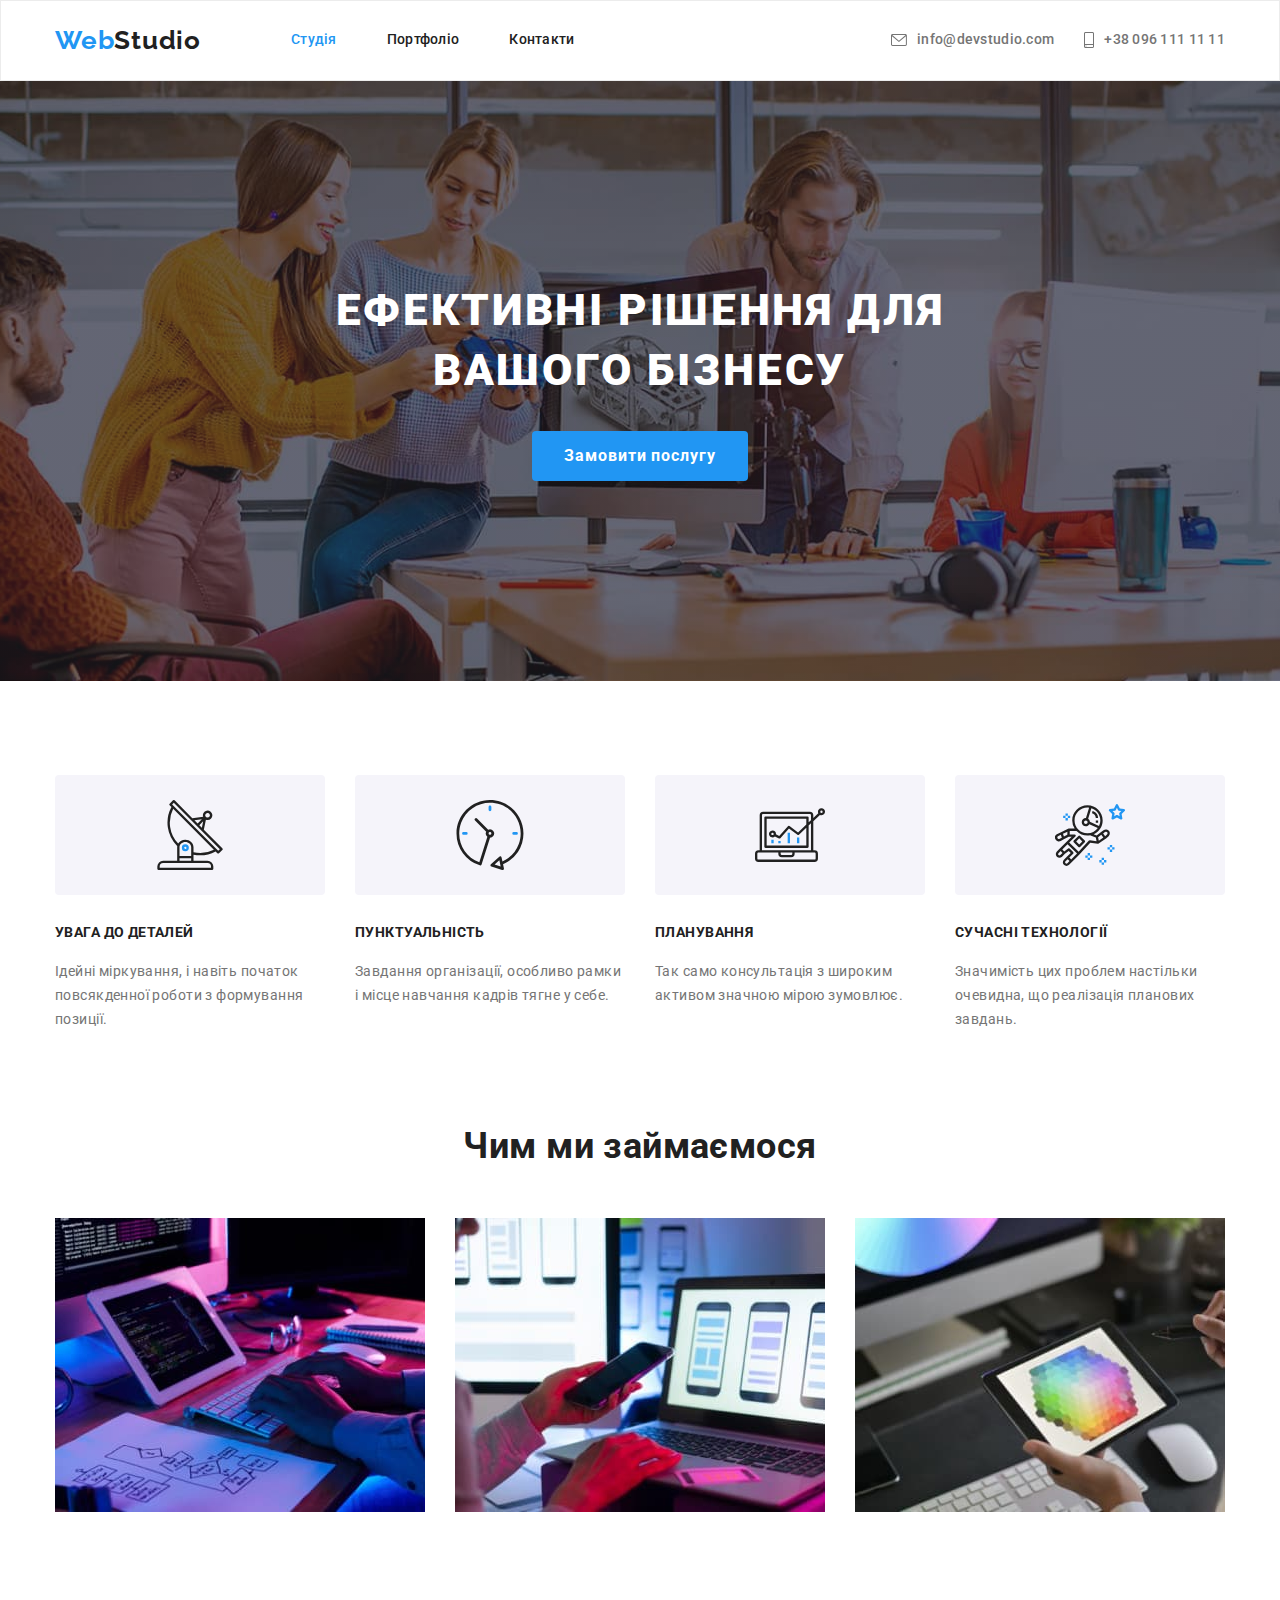
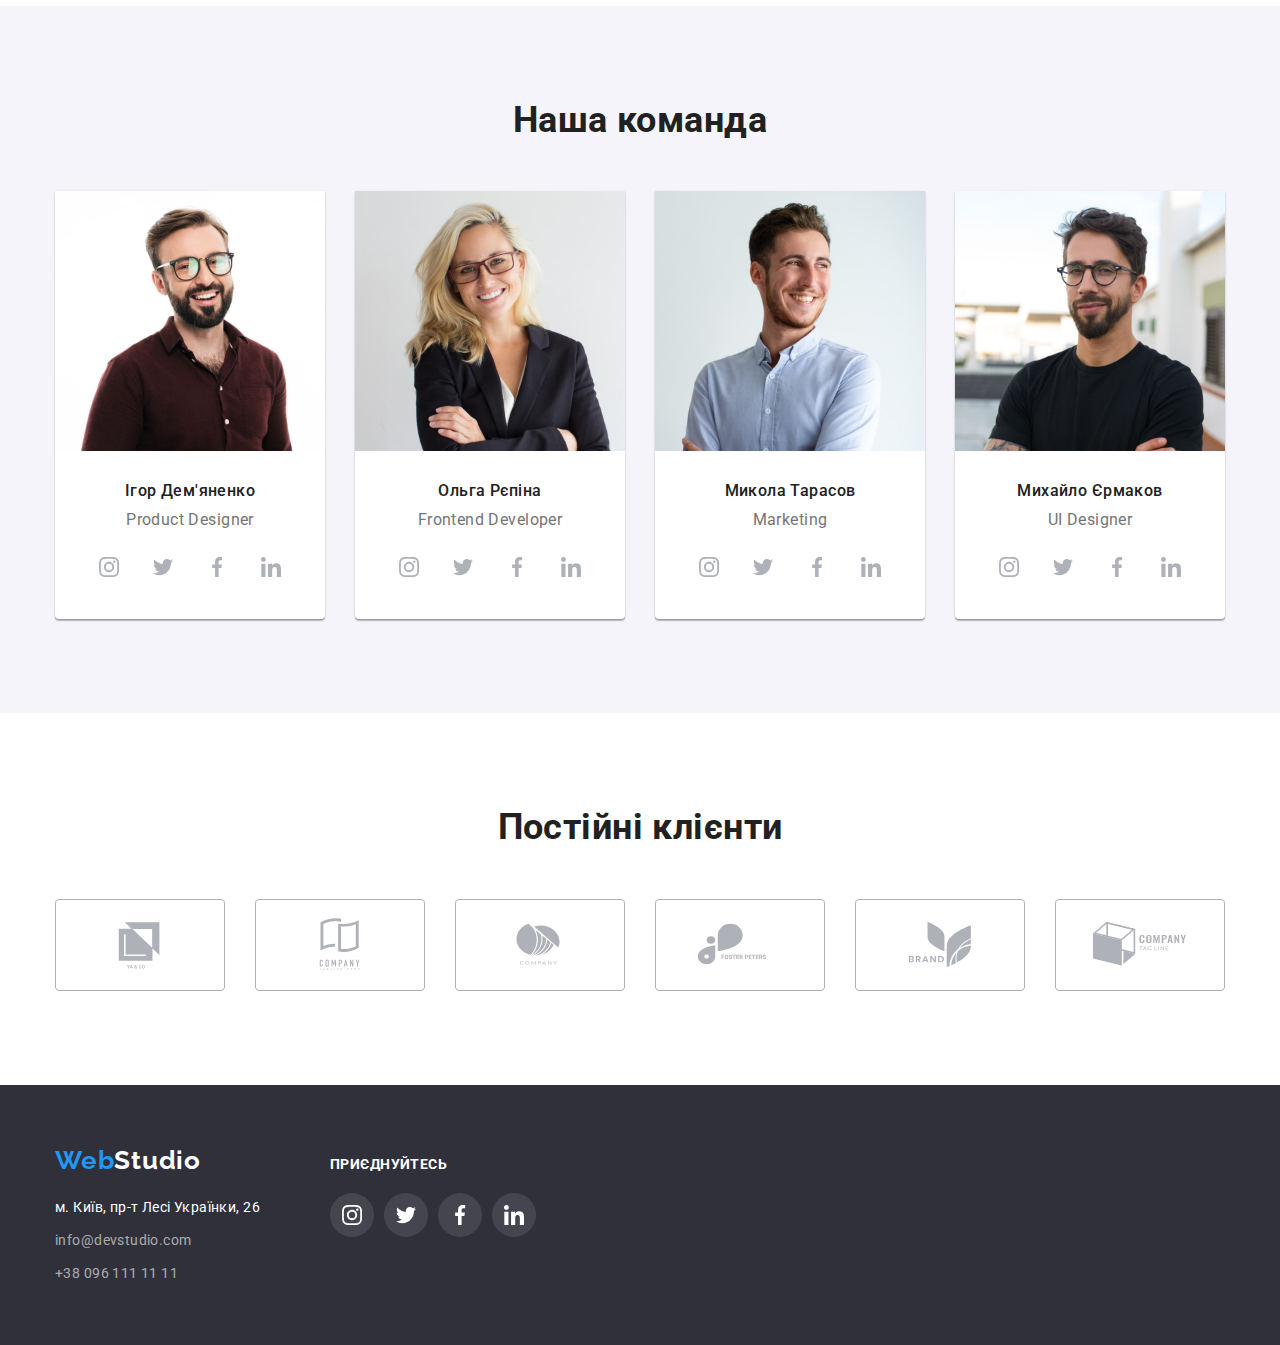
<file: index.html>
<!DOCTYPE html>
<html lang="uk">
  <head>
    <meta charset="UTF-8" />
    <meta http-equiv="X-UA-Compatible" content="IE=edge" />
    <meta name="viewport" content="width=device-width, initial-scale=1.0" />
    <title>WebStudio</title>
    <link rel="preconnect" href="https://fonts.googleapis.com" />
    <link rel="preconnect" href="https://fonts.gstatic.com" crossorigin />
    <link
      href="https://fonts.googleapis.com/css2?family=Raleway:wght@700&family=Roboto:wght@400;500;700;900&display=swap"
      rel="stylesheet"
    />
    <link
      rel="stylesheet"
      href="https://cdn.jsdelivr.net/npm/modern-normalize@1.1.0/modern-normalize.min.css"
    />
    <link rel="stylesheet" href="./css/styles.css" />
  </head>
  <body>
    <header class="page-header">
      <div class="container page-header-container">
        <nav class="site-nav">
          <a href="/index.html" class="logo"> <span class="Web-logo">Web</span>Studio</a>
          <ul class="nav-list">
            <li><a href="" class="link current">Студія</a></li>
            <li><a href="./portfolio.html" class="link">Портфоліо</a></li>
            <li><a href="" class="link">Контакти</a></li>
          </ul>
        </nav>
        <ul class="contacts">
          <li>
            <a class="contact-mail" href="mailto:info@devstudio.com"
              ><svg class="icon-contact" width="16" height="12">
                <use href="./images/icons.svg#icon-envelope"></use>
              </svg>
              info@devstudio.com
            </a>
          </li>
          <li>
            <a class="contact-phone-number" href="tel:+380961111111">
              <svg class="icon-contact" width="10" height="16">
                <use href="./images/icons.svg#icon-smartphone"></use>
              </svg>
              +38 096 111 11 11</a
            >
          </li>
        </ul>
      </div>
    </header>
    <main>
      <section class="hero-section fons-hero-section">
        <div class="container hero-section-container">
          <h1 class="head-hero">
            Ефективні рішення для <br />
            вашого бізнесу
          </h1>
          <button class="modal-open-btn" type="button">Замовити послугу</button>
        </div>
      </section>

      <section class="content-section">
        <div class="container">
          <h2 class="visually-hidden">Наші переваги</h2>
          <ul class="advantages-items">
            <li class="advantages-item-list">
      <div class="advantages-icon">
              <svg aria-label="іконка антени"  width="70" height="70">
                <use href="./images/icons.svg#icon-antenna"></use>
              </svg> </div>
              <h3 class="title-items">УВАГА ДО ДЕТАЛЕЙ</h3>
              <p class="item-list">
                Ідейні міркування, і навіть початок повсякденної роботи з формування позиції.
              </p>
            </li>
            <li class="advantages-item-list">
              <div class="advantages-icon">
<svg aria-label="іконка антени"  width="70" height="70">
  <use href="./images/icons.svg#icon-clock"></use>
</svg> </div>
              <h3 class="title-items">ПУНКТУАЛЬНІСТЬ</h3>
              <p class="item-list">
                Завдання організації, особливо рамки і місце навчання кадрів тягне у себе.
              </p>
            </li>
            <li class="advantages-item-list">
             <div class="advantages-icon">
<svg aria-label="іконка антени"  width="70" height="70">
  <use href="./images/icons.svg#icon-diagram"></use>
</svg> </div>
              <h3 class="title-items">ПЛАНУВАННЯ</h3>
              <p class="item-list">
                Так само консультація з широким активом значною мірою зумовлює.
              </p>
            </li>
            <li class="advantages-item-list">
              <div class="advantages-icon">
              <svg aria-label="іконка антени" width="70" height="70">
                <use href="./images/icons.svg#icon-astronaut"></use>
              </svg>
              </div>
              <h3 class="title-items">СУЧАСНІ ТЕХНОЛОГІЇ</h3>
              <p class="item-list">
                Значимість цих проблем настільки очевидна, що реалізація планових завдань.
              </p>
            </li>
          </ul>
        </div>
      </section>
      <section class="content-section about-section">
        <div class="container">
          <h2 class="title">Чим ми займаємося</h2>
          <ul class="title-visual-foto">
            <li class="visual-foto-list">
              <img src="./images/img-box-1.jpg" alt="кодування проекту на лептопі" width="370" />
            </li>
            <li class="visual-foto-list">
              <img
                src="./images/img-box-2.jpg"
                alt="мобільні версії на екрані лептопу"
                width="370"
              />
            </li>
            <li class="visual-foto-list">
              <img src="./images/img-box-3.jpg" alt="дизайн проекту на лептопі" width="370" />
            </li>
          </ul>
        </div>
      </section>
      <section class="team-list content-section">
        <div class="container">
          <h2 class="title">Наша команда</h2>
          <ul class="team">
            <li class="employees">
              <img src="./images/foto-1.jpg" alt="фото Ігора Дем'яненко" width="270" height="260" />
              <div class="about-position">
                <h3 class="team-name">Ігор Дем'яненко</h3>
                <p class="job-position" lang="en">Product Designer</p>
                <ul class="social-list">
                  <li class="social-list-item">
                    <a href="" class="social-link">
                      <svg aria-label="іконка інстаграма" class="social-list-icon" width="20" height="20">
                        <use href="./images/icons.svg#icon-instagram"></use>
                      </svg>
                    </a>
                  </li>
                  <li class="social-list-item">
                    <a href="" class="social-link">
                      <svg aria-label="іконка твітера" class="social-list-icon" width="20" height="20">
                        <use href="./images/icons.svg#icon-twitter"></use>
                      </svg>
                    </a>
                  </li>
                  <li class="social-list-item">
                    <a href="" class="social-link">
                      <svg aria-label="іконка фейсбука" class="social-list-icon" width="20" height="20">
                        <use href="./images/icons.svg#icon-facebook"></use>
                      </svg>
                    </a>
                  </li>
                  <li class="social-list-item">
                    <a href="" class="social-link">
                      <svg aria-label="іконка лінкедіна" class="social-list-icon" width="20" height="20">
                        <use href="./images/icons.svg#icon-linkedin"></use>
                      </svg>
                    </a>
                  </li>
                </ul>
              </div>
            </li>
            <li class="employees">
              <img src="./images/foto-2.jpg" alt="фото Ольги Рєпіной" width="270" height="260" />
              <div class="about-position">
                <h3 class="team-name">Ольга Рєпіна</h3>
                <p class="job-position" lang="en">Frontend Developer</p>
                <ul class="social-list">
                  <li class="social-list-item">
                    <a href="" class="social-link">
                      <svg aria-label="іконка інстаграма" class="social-list-icon" width="20" height="20">
                        <use href="./images/icons.svg#icon-instagram"></use>
                      </svg>
                    </a>
                  </li>
                  <li class="social-list-item">
                    <a href="" class="social-link">
                      <svg aria-label="іконка твітера" class="social-list-icon" width="20" height="20">
                        <use href="./images/icons.svg#icon-twitter"></use>
                      </svg>
                    </a>
                  </li>
                  <li class="social-list-item">
                    <a href="" class="social-link">
                      <svg aria-label="іконка фейсбука" class="social-list-icon" width="20" height="20">
                        <use href="./images/icons.svg#icon-facebook"></use>
                      </svg>
                    </a>
                  </li>
                  <li class="social-list-item">
                    <a href="" class="social-link">
                      <svg aria-label="іконка лінкедіна" class="social-list-icon" width="20" height="20">
                        <use href="./images/icons.svg#icon-linkedin"></use>
                      </svg>
                    </a>
                  </li>
                </ul>
              </div>
            </li>
            <li class="employees">
              <img src="./images/foto-3.jpg" alt="фото Миколи Тарасова" width="270" height="260" />
              <div class="about-position">
                <h3 class="team-name">Микола Тарасов</h3>
                <p class="job-position" lang="en">Marketing</p>
                <ul class="social-list">
                  <li class="social-list-item">
                    <a href="" class="social-link">
                      <svg aria-label="іконка інстаграма" class="social-list-icon" width="20" height="20">
                        <use href="./images/icons.svg#icon-instagram"></use>
                      </svg>
                    </a>
                  </li>
                  <li class="social-list-item">
                    <a href="" class="social-link">
                      <svg aria-label="іконка твітера" class="social-list-icon "width="20" height="20">
                        <use href="./images/icons.svg#icon-twitter"></use>
                      </svg>
                    </a>
                  </li>
                  <li class="social-list-item">
                    <a href="" class="social-link">
                      <svg aria-label="іконка фейсбука" class="social-list-icon " width="20" height="20">
                        <use href="./images/icons.svg#icon-facebook"></use>
                      </svg>
                    </a>
                  </li>
                  <li class="social-list-item">
                    <a href="" class="social-link">
                      <svg aria-label="іконка лінкедіна" class="social-list-icon" width="20" height="20">
                        <use href="./images/icons.svg#icon-linkedin"></use>
                      </svg>
                    </a>
                  </li>
                </ul>
              </div>
            </li>
            <li class="employees">
              <img src="./images/foto-4.jpg" alt="фото Михайла Єрмакова" width="270" height="260" />
              <div class="about-position">
                <h3 class="team-name">Михайло Єрмаков</h3>
                <p class="job-position" lang="en">UI Designer</p>
                <ul class="social-list">
                  <li class="social-list-item">
                    <a href="" class="social-link">
                      <svg aria-label="іконка інстаграма" class="social-list-icon" width="20" height="20">
                        <use href="./images/icons.svg#icon-instagram"></use>
                      </svg>
                    </a>
                  </li>
                  <li class="social-list-item">
                    <a href="" class="social-link">
                      <svg aria-label="іконка твітера" class="social-list-icon" width="20" height="20">
                        <use href="./images/icons.svg#icon-twitter"></use>
                      </svg>
                    </a>
                  </li>
                  <li class="social-list-item">
                    <a href="" class="social-link">
                      <svg aria-label="іконка фейсбука" class="social-list-icon" width="20" height="20">
                        <use href="./images/icons.svg#icon-facebook"></use>
                      </svg>
                    </a>
                  </li>
                  <li class="social-list-item">
                    <a href="" class="social-link">
                      <svg aria-label="іконка лінкедіна" class="social-list-icon" width="20" height="20">
                        <use href="./images/icons.svg#icon-linkedin"></use>
                      </svg>
                    </a>
                  </li>
                </ul>
              </div>
            </li>
          </ul>
        </div>
      </section>
      <section class="content-section">
<div class="container">
<h2 class="title">Постійні клієнти</h2>
<ul class="client">
  <li class="client-list">
    <a href="" class="client-list-link">
      <svg aria-label="іконка антени" class="client-logo" width="106" height="60">
        <use href="./images/icons.svg#icon-company-1"></use>
      </svg>
    </a>
  </li>
  <li class="client-list">
    <a href="" class="client-list-link">
      <svg aria-label="логотип компанії" class="client-logo" width="106" height="60">
        <use href="./images/icons.svg#icon-company-2"></use>
      </svg>
    </a>
  </li>
  <li class="client-list">
    <a href="" class="client-list-link">
      <svg aria-label="логотип компанії" class="client-logo" width="106" height="60">
        <use href="./images/icons.svg#icon-company-3"></use>
      </svg>
    </a>
  </li>
  <li class="client-list">
    <a href="" class="client-list-link">
      <svg aria-label="логотип компанії" class="client-logo" width="106" height="60">
        <use href="./images/icons.svg#icon-company-4"></use>
      </svg>
    </a>
  </li>
  <li class="client-list">
    <a href="" class="client-list-link">
      <svg aria-label="логотип компанії" class="client-logo" width="106" height="60">
        <use href="./images/icons.svg#icon-company-5"></use>
      </svg>
    </a>
  </li>
  <li class="client-list">
    <a href="" class="client-list-link">
      <svg aria-label="логотип компанії" class="client-logo" width="106" height="60">
        <use href="./images/icons.svg#icon-company-6"></use>
      </svg>
    </a>
  </li>
</div>

      </section>
    </main>
    <footer class="section-footer">
      <div class="container footer-content">
        <div>
        <a href="" class="logo footer-logo">
          <span class="Web-logo">Web</span><span class="second-logo-footer">Studio</span>
        </a>
        <address>
          <ul>
            <li class="footer-contact">
              <a
                class="contact-adress"
                href="https://www.google.com.ua/maps/place/%D0%B1%D1%83%D0%BB.+%D0%9B%D0%B5%D1%81%D0%B8+%D0%A3%D0%BA%D1%80%D0%B0%D0%B8%D0%BD%D0%BA%D0%B8,+26,+%D0%9A%D0%B8%D0%B5%D0%B2,+02000/@50.4265807,30.5361971,17z/data=!3m1!4b1!4m5!3m4!1s0x40d4cf0e033ecbe9:0x57a4dffefec77da0!8m2!3d50.4265807!4d30.5383858?hl=ru"
                target="_blank"
                rel="noopener noreferrer nofollow"
                >м. Київ, пр-т Лесі Українки, 26</a
              >
            </li>
            <li class="footer-contact">
              <a class="footer-contact-mail" href="mailto:info@devstudio.com">info@devstudio.com</a>
            </li>
            <li class="footer-contact">
              <a class="footer-contact-phone-number" href="tel:+380961111111">+38 096 111 11 11</a>
            </li>
          </ul>
        </address>
</div>
        <div class="footer-join-section">
  <h3 class="title-items title-dark-theme">приєднуйтесь</h3>
  <ul class="social-list footer-social-list">
                  <li class="social-list-item">
                    <a href="" class="social-link footer-social-link">
                      <svg aria-label="іконка інстаграма" class="social-list-icon footer-icon" width="20" height="20">
                        <use href="./images/icons.svg#icon-instagram"></use>
                      </svg>
                    </a>
                  </li>
                  <li class="social-list-item">
                    <a href="" class="social-link footer-social-link">
                      <svg aria-label="іконка твітера" class="social-list-icon footer-icon" width="20" height="20">
                        <use href="./images/icons.svg#icon-twitter"></use>
                      </svg>
                    </a>
                  </li>
                  <li class="social-list-item">
                    <a href="" class="social-link footer-social-link">
                      <svg aria-label="іконка фейсбука" class="social-list-icon footer-icon" width="20" height="20">
                        <use href="./images/icons.svg#icon-facebook"></use>
                      </svg>
                    </a>
                  </li>
                  <li class="social-list-item">
                    <a href="" class="social-link footer-social-link">
                      <svg aria-label="іконка лінкедіна" class="social-list-icon footer-icon" width="20" height="20">
                        <use href="./images/icons.svg#icon-linkedin"></use>
                      </svg>
                    </a>
                  </li>
                </ul>
</div>
      </div>

    </footer>
  </body>
</html>
</file>
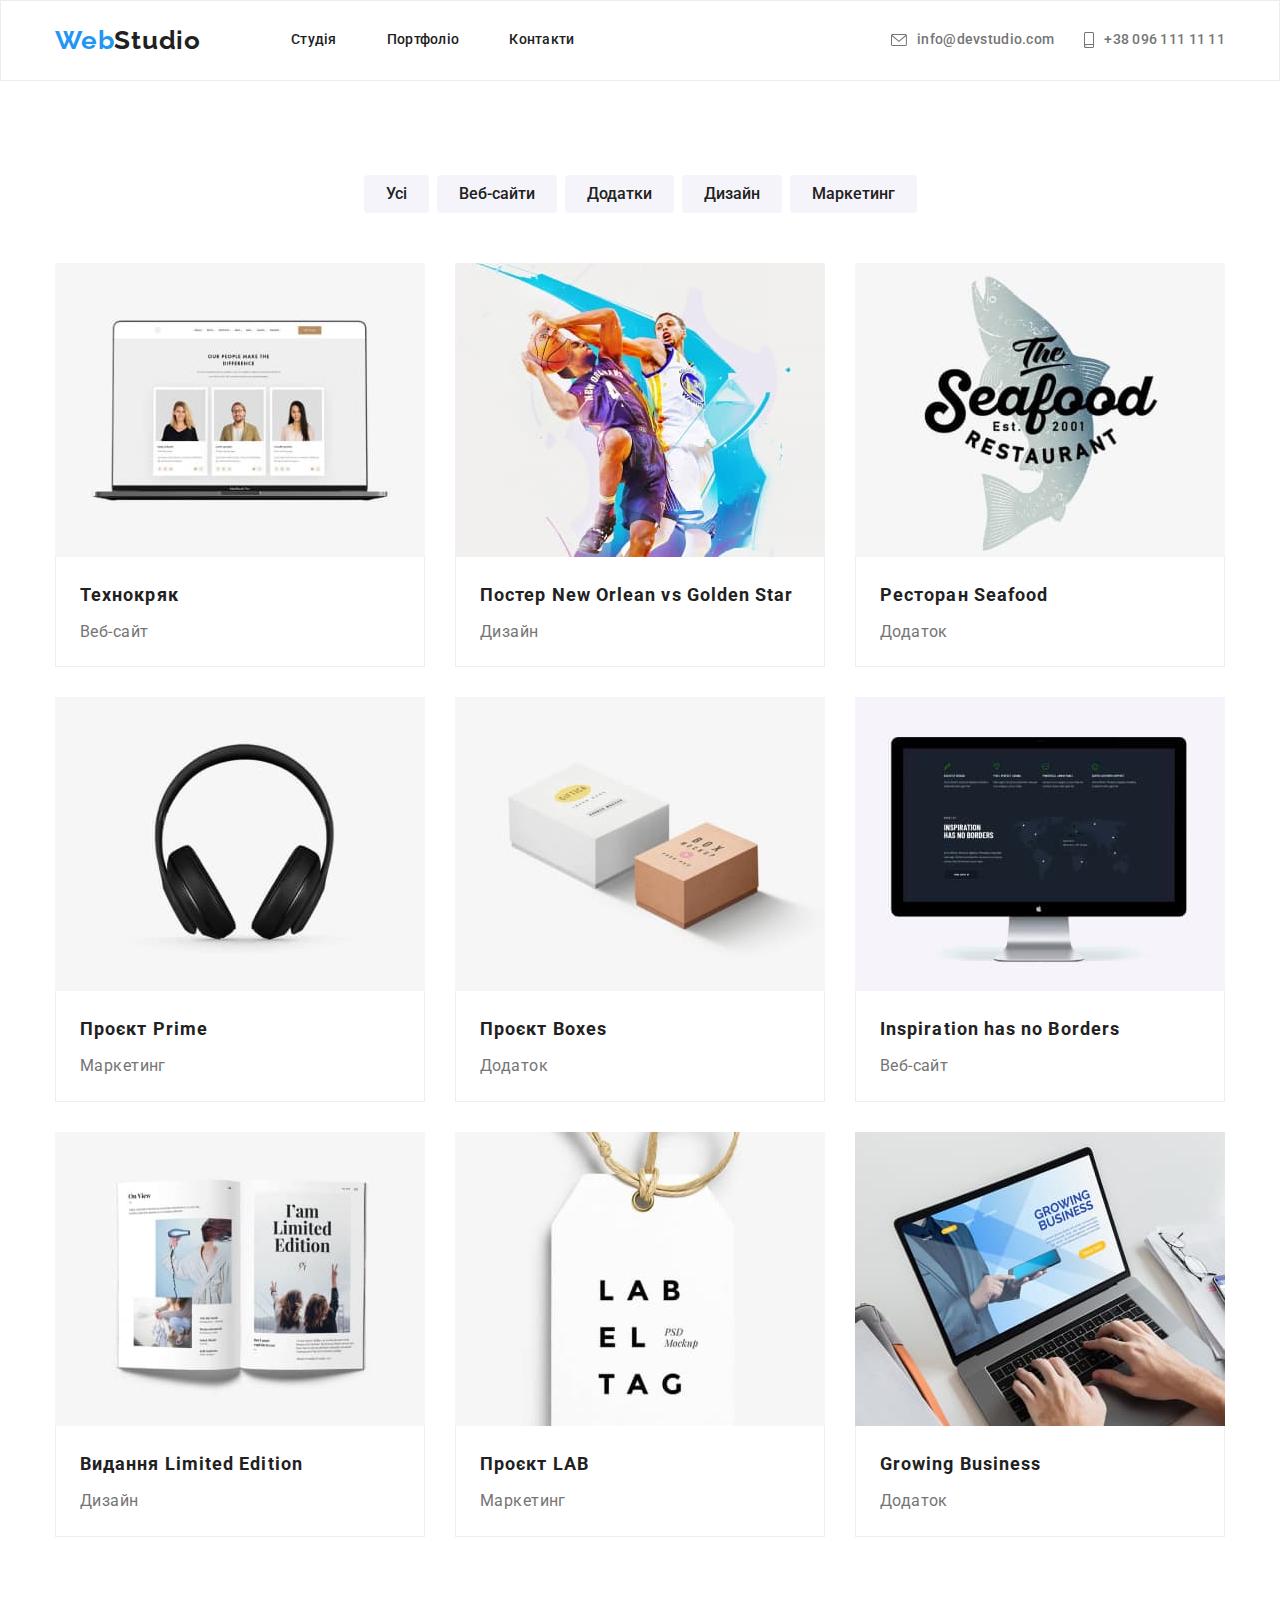
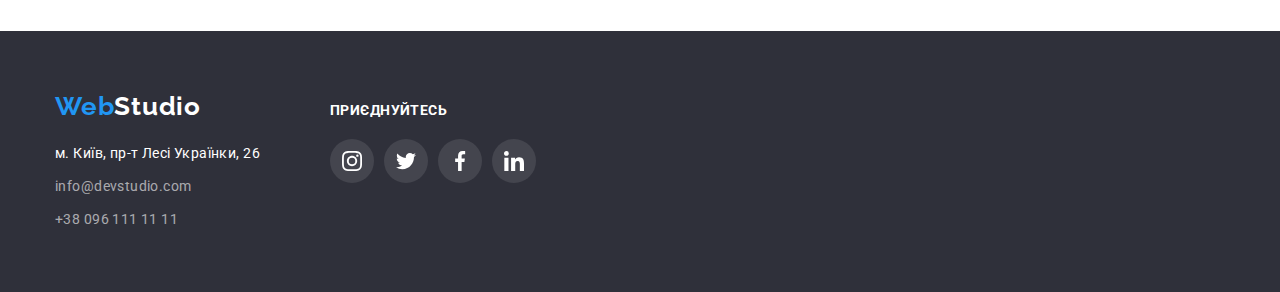
<file: portfolio.html>
<!DOCTYPE html>
<html lang="en">
  <head>
    <meta charset="UTF-8" />
    <meta http-equiv="X-UA-Compatible" content="IE=edge" />
    <meta name="viewport" content="width=device-width, initial-scale=1.0" />
    <title>Portfolio</title>
    <link
      href="https://fonts.googleapis.com/css2?family=Raleway:wght@700&family=Roboto:wght@400;500;700;900&display=swap"
      rel="stylesheet"
    />
    <link
      rel="stylesheet"
      href="https://cdn.jsdelivr.net/npm/modern-normalize@1.1.0/modern-normalize.min.css"
    />
    <link rel="stylesheet" href="./css/styles.css" />
  </head>
  <body>
    <header class="page-header">
      <div class="container page-header-container">
        <nav class="site-nav">
          <a href="/index.html" class="logo"> <span class="Web-logo">Web</span>Studio</a>
          <ul class="nav-list">
            <li><a href="./index.html" class="link">Студія</a></li>
            <li><a href="./portfolio.html" class="link">Портфоліо</a></li>
            <li><a href="" class="link">Контакти</a></li>
          </ul>
        </nav>
        <ul class="contacts">
          <li>
            <a class="contact-mail" href="mailto:info@devstudio.com"
              ><svg class="icon-contact" width="16" height="12">
                <use href="./images/icons.svg#icon-envelope"></use>
              </svg>
              info@devstudio.com
            </a>
          </li>
          <li>
            <a class="contact-phone-number" href="tel:+380961111111">
              <svg class="icon-contact" width="10" height="16">
                <use href="./images/icons.svg#icon-smartphone"></use>
              </svg>
              +38 096 111 11 11</a
            >
          </li>
        </ul>
      </div>
    </header>
    <main>
      <section class="portfolio content-section">
        <div class="container">
        <h1 class="visually-hidden">Портфоліо</h1>
        <ul class="btn-menu">
          <li class="menu-btn"><button class="press-btn-menu" type="button">Усі</button></li>
          <li class="menu-btn"><button class="press-btn-menu" type="button">Веб-сайти</button></li>
          <li class="menu-btn"><button class="press-btn-menu" type="button">Додатки</button></li>
          <li class="menu-btn"><button class="press-btn-menu" type="button">Дизайн</button></li>
          <li class="menu-btn"><button class="press-btn-menu" type="button">Маркетинг</button></li>
        </ul>
        <ul class="icon">
          <li class="menu-icon">
            <a href="" class="menu-icon-link">
            <img src="./images/Portfolio/portfolio-1.jpg" alt="фото команди" width="370" />
            <div class="about-icon">
            <h2 class="icon-name">Технокряк</h2>
            <p class="discription-icons">Веб-сайт</p>
            </div>
            </a>
          </li>
          <li class="menu-icon">
            <a href="" class="menu-icon-link">
            <img src="./images/Portfolio/portfolio-2.jpg" alt="постер баскетболістів" width="370" />
            <div class="about-icon">
            <h2 class="icon-name">Постер New Orlean vs Golden Star</h2>
            <p class="discription-icons">Дизайн</p>
            </div>
            </a>
          </li>
          <li class="menu-icon">
            <a href="" class="menu-icon-link">
            <img src="./images/Portfolio/portfolio-3.jpg" alt="лого ресторану" width="370" />
            <div class="about-icon">
            <h2 class="icon-name">Ресторан Seafood</h2>
            <p class="discription-icons">Додаток</p>
            </div>
            </a>
          </li>
          <li class="menu-icon">
            <a href="" class="menu-icon-link">
            <img src="./images/Portfolio/portfolio-4.jpg" alt="фото навушників" width="370" />
            <div class="about-icon">
            <h2 class="icon-name">Проєкт Prime</h2>
            <p class="discription-icons">Маркетинг</p>
            </div>
            </a>
          </li>
          <li class="menu-icon">
            <a href="" class="menu-icon-link">
            <img src="./images/Portfolio/portfolio-5.jpg" alt="упаковка" width="370" />
            <div class="about-icon">
            <h2 class="icon-name">Проєкт Boxes</h2>
            <p class="discription-icons">Додаток</p>
            </div>
            </a>
        </li>
          <li class="menu-icon">
            <a href="" class="menu-icon-link">
            <img src="./images/Portfolio/portfolio-6.jpg" alt="фото екрану компютера" width="370" />
            <div class="about-icon">
            <h2 class="icon-name">Inspiration has no Borders</h2>
            <p class="discription-icons">Веб-сайт</p>
          </div>
          </a>
        </li>
          <li class="menu-icon">
            <a href="" class="menu-icon-link">
            <img src="./images/Portfolio/portfolio-7.jpg" alt="фото видання" width="370" />
            <div class="about-icon">
            <h2 class="icon-name">Видання Limited Edition</h2>
            <p class="discription-icons">Дизайн</p>
          </div>
          </a>
        </li>
          <li class="menu-icon">
            <a href="" class="menu-icon-link">
            <img src="./images/Portfolio/portfolio-8.jpg" alt="фото лейба" width="370" />
            <div class="about-icon">
            <h2 class="icon-name">Проєкт LAB</h2>
            <p class="discription-icons">Маркетинг</p>
          </div>
          </a>
        </li>
          <li class="menu-icon">
            <a href="" class="menu-icon-link">
            <img src="./images/Portfolio/portfolio-9.jpg" alt="робота на лептопі" width="370" />
            <div class="about-icon">
            <h2 class="icon-name">Growing Business</h2>
            <p class="discription-icons">Додаток</p>
            </div>
            </a>
        </li>
        </ul>
         </div>
      </section>
    </main>
     <footer class="section-footer">
      <div class="container footer-content">
        <div>
        <a href="" class="logo footer-logo">
          <span class="Web-logo">Web</span><span class="second-logo-footer">Studio</span>
        </a>
        <address>
          <ul>
            <li class="footer-contact">
              <a
                class="contact-adress"
                href="https://www.google.com.ua/maps/place/%D0%B1%D1%83%D0%BB.+%D0%9B%D0%B5%D1%81%D0%B8+%D0%A3%D0%BA%D1%80%D0%B0%D0%B8%D0%BD%D0%BA%D0%B8,+26,+%D0%9A%D0%B8%D0%B5%D0%B2,+02000/@50.4265807,30.5361971,17z/data=!3m1!4b1!4m5!3m4!1s0x40d4cf0e033ecbe9:0x57a4dffefec77da0!8m2!3d50.4265807!4d30.5383858?hl=ru"
                target="_blank"
                rel="noopener noreferrer nofollow"
                >м. Київ, пр-т Лесі Українки, 26</a
              >
            </li>
            <li class="footer-contact">
              <a class="footer-contact-mail" href="mailto:info@devstudio.com">info@devstudio.com</a>
            </li>
            <li class="footer-contact">
              <a class="footer-contact-phone-number" href="tel:+380961111111">+38 096 111 11 11</a>
            </li>
          </ul>
        </address>
</div>
        <div class="footer-join-section">
  <h3 class="title-items title-dark-theme">приєднуйтесь</h3>
  <ul class="social-list footer-social-list">
                  <li class="social-list-item">
                    <a href="" class="social-link footer-social-link">
                      <svg aria-label="іконка інстаграма" class="social-list-icon footer-icon" width="20" height="20">
                        <use href="./images/icons.svg#icon-instagram"></use>
                      </svg>
                    </a>
                  </li>
                  <li class="social-list-item">
                    <a href="" class="social-link footer-social-link">
                      <svg aria-label="іконка твітера" class="social-list-icon footer-icon" width="20" height="20">
                        <use href="./images/icons.svg#icon-twitter"></use>
                      </svg>
                    </a>
                  </li>
                  <li class="social-list-item">
                    <a href="" class="social-link footer-social-link">
                      <svg aria-label="іконка фейсбука" class="social-list-icon footer-icon" width="20" height="20">
                        <use href="./images/icons.svg#icon-facebook"></use>
                      </svg>
                    </a>
                  </li>
                  <li class="social-list-item">
                    <a href="" class="social-link footer-social-link">
                      <svg aria-label="іконка лінкедіна" class="social-list-icon footer-icon" width="20" height="20">
                        <use href="./images/icons.svg#icon-linkedin"></use>
                      </svg>
                    </a>
                  </li>
                </ul>
</div>
      </div>

    </footer>
  </body>
</html>
</file>
<file: css/styles.css>
:root {
    --accent-color:#2196F3; 
    --primary-font:'Roboto',
        sans-serif;
    --secondary-font:'Raleway',
        sans-serif;
    --primary-text-color:#212121;
    --secondary-text-color: #757575;
    --primary-background-color:#FFFFFF;
    --secondary-background-color:#F5F4FA;
    --dark-background-color:#2F303A;
}
h1,h2,h3,h4,p {
    margin-top: 0;
    margin-bottom: 0;
}
ul,ol {
    margin-top: 0;
    margin-bottom: 0;
    padding-left: 0;
}
a {
    text-decoration: none;
}
ul {
    list-style: none;
}
img {
    display: block;
    max-width: 100%;
    height: auto;
}
address {
    font-style: normal;
}
button {
cursor: pointer;
border: transparent;
text-align: center;
}
.current {
    color: var(--accent-color);
}
body {
    background-color:var(--primary-background-color);
    color: var(--primary-text-color);
    font-family: var(--primary-font);
    font-size: 14px;
    line-height: 1.14;
    letter-spacing: 0.03em;
}
.container {
    width: 1200px;
    margin-left: auto;
    margin-right: auto;
    padding-left: 15px;
    padding-right: 15px;

    
}
.page-header {
    padding-top: 24px;
    padding-bottom: 24px;
    align-content: center;
    border: 1px solid #ECECEC;
}

.page-header-container {
    display: flex;
    align-items: center;
    justify-content: space-between;
}

.site-nav {
    display: flex;
    align-items: center;
}
.contacts{
    display: flex;
}

.logo {
margin-right: 90px;


    color: var(--primary-text-color);
    font-family: var(--secondary-font);
        font-weight: 700;
        font-size: 26px;
        line-height: 1.19;
    letter-spacing: 0.03em;
}
.Web-logo {
    color:var(--accent-color);
}


.link {

        font-weight: 500;
        letter-spacing: 0.02em;
        color: var(--primary-text-color);
}
 .link:hover,
 .link:focus,
 .contact-mail:hover,
 .contact-mail:focus
{
    color:var(--accent-color);
}


.site-nav .link.current {
    color: var(--accent-color); 
}

.nav-list {
    display: flex;
    column-gap: 50px;
}

.contact-mail{
margin-right: 30px;

    display: flex;
    align-items: center;
    column-gap: 10px;

        font-weight: 500;
        letter-spacing: 0.02em;
        color:var(--secondary-text-color);
}

.icon-contact {
    fill: currentColor;
}
.contact-phone-number {
    display: flex;
    align-items: center;
    column-gap: 10px;

        font-weight: 500;
        letter-spacing: 0.02em;
        color:var(--secondary-text-color);
}


.contact-phone-number:hover,
.contact-phone-number:focus{
    color:var(--accent-color);
}

.hero-section {
    padding-top: 200px;
    padding-bottom: 200px;
    align-items: center;
}
.hero-section-container {
   text-align: center;
}

.fons-hero-section {
    max-width: 1600px;
    margin-left: auto;
    margin-right: auto;
    background-image: linear-gradient(rgba(47, 48, 58, 0.4), rgba(47, 48, 58, 0.4)),
    url(../images/hero-foto.jpg);
    background-size: cover;
    background-position: center;
    background-color: #C4C4C4;
}

.modal-open-btn {
    border-radius: 4px;
        padding: 10px 32px;
        min-width: 216px;
        
        font-weight: 700;
        font-size: 16px;
        line-height: 1.87;
        letter-spacing: 0.06em;
        color: var(--primary-background-color);
        background-color: var(--accent-color);
        
}
.modal-open-btn:hover,
.modal-open-btn:focus {
    background-color: #188CE8;
}

.visually-hidden {
       position: absolute;
        white-space: nowrap;
        width: 1px;
        height: 1px;
        overflow: hidden;
        border: 0;
        padding: 0;
        clip: rect(0 0 0 0);
        clip-path: inset(50%);
        margin: -1px;
}
.advantages-items {
    display: flex;
    gap: 30px;
    
} 

.advantages-item-list {
    flex-basis: calc((100% - 90px)/4);
align-items: center;
        justify-content: center;
        
}

.advantages-icon {
    display: flex;
    align-items: center;
    justify-content: center;
    margin-bottom: 30px;
    background: #F5F4FA;
    border-radius: 4px;
    height: 120px;
}

.content-section.about-section {
    padding-top: 0;
}

.title-visual-foto {
    display: flex;
    gap: 30px;
}

.visual-foto-list {
    flex-basis: calc((100% - 60px)/3);
}

 
.section-footer
{
    background-color: var(--dark-background-color);
}
.head-hero {
margin-bottom: 30px;

    font-weight: 900;
        font-size: 44px;
        line-height: 1.36;
        text-align: center;
        letter-spacing: 0.06em;
        text-transform: uppercase;
        color:var(--primary-background-color);
}

.press-btn-menu {
display: inline-block;
padding: 6px 22px;
border-radius: 4px;
text-align: center;

        font-size: 16px;
        line-height: 1.6;
        font-weight: 500;
        color: var(--primary-text-color);
        background-color: var(--secondary-background-color);
}

.press-btn-menu:hover,
.press-btn-menu:focus {
box-shadow: 0px 3px 1px rgba(0, 0, 0, 0.1), 0px 1px 2px rgba(0, 0, 0, 0.08), 0px 2px 2px rgba(0, 0, 0, 0.12);
}

.menu-btn:not(:last-child){
margin-right: 8px;
}

.press-btn-menu:hover,
.press-btn-menu:focus {
    background-color: var(--accent-color);
    color:var(--primary-background-color)
}
.icon {
    display: flex;
    flex-wrap: wrap;
    gap: 30px;
}

.title-items {
margin-bottom: 20px;

    font-weight: 700;
    font-size: 14px;
    text-transform: uppercase;
        
}
.item-list {
    line-height: 1.7;
    color: var(--secondary-text-color);
}
.title {
margin-bottom: 50px;

    font-weight: 700;
    font-size: 36px;
    line-height: 1.16;
    text-align: center;
}
.team-list {
    background-color: var(--secondary-background-color);
    
}

.team {
    display: flex;
    gap: 30px;
}

.employees {
    flex-basis: calc((100% - 90px)/4);
    background: var(--primary-background-color);
    box-shadow: 0px 1px 3px rgba(0, 0, 0, 0.12), 0px 1px 1px rgba(0, 0, 0, 0.14), 0px 2px 1px rgba(0, 0, 0, 0.2);
    border-radius: 0px 0px 4px 4px;
}
.about-position {
padding-top: 30px;
padding-bottom: 30px;

}
.team-name {
margin-bottom: 10px;

    font-weight: 500;
    font-size: 16px;
    line-height: 1.19;
    text-align: center;
    
}
.job-position {
margin-bottom: 16px;
font-size: 16px;
line-height: 1.19;
text-align: center;
color: var(--secondary-text-color);
}
.social-list {
    display: flex;
    justify-content: center;
    column-gap: 10px;

}

.social-list-icon {
    fill: #AFB1B8;
}

.social-link {
    display: flex;
    align-items: center;
    justify-content: center;
width: 44px;
height: 44px;
border-radius: 50%;

}

.social-link:hover,
.social-link:focus {
    background-color: var(--accent-color);
}

.social-link:hover .social-list-icon,
.social-link:focus .social-list-icon {
    fill: #FFFFFF;
}

.icon-name {
margin-bottom: 4px;

font-weight: 700;
font-size: 18px;
line-height: 2;
letter-spacing: 0.06em;
color: var(--primary-text-color);
}
.discription-icons {
font-size: 16px;
line-height: 1.87;
color: var(--secondary-text-color);
}

.client {
    display: flex;
    justify-content: center;
    gap: 30px;
}
.client-list {
flex-basis: calc((100% - 150px)/6);
}

.client-list-link {
    display: flex;
    align-items: center;
    justify-content: center;
    height: 92px;
    border: 1px solid #AFB1B8;
    border-radius: 4px;
    box-sizing: border-box;
}

.client-list-link:hover,
.client-list-link:focus {
  border-color: rgba(33, 150, 243, 1);  
}

.client-list-link:hover .client-logo,
.client-list-link:focus .client-logo{
    fill: var(--accent-color);
}


.client-logo{
    fill: #AFB1B8;
    }

.second-logo-footer {
    color: var(--primary-background-color);
}
.contact-adress {
        line-height: 1.7;
        color: var(--primary-background-color)
}
.footer-contact-mail,
.footer-contact-phone-number {
    line-height: 1.7;
        color: rgba(255, 255, 255, 0.6);
}
.footer-contact-phone-number:hover,
.footer-contact-phone-number:focus,
.footer-contact-mail:hover,
.footer-contact-mail:focus
 {
    color: var(--accent-color);}

.section-footer {
    padding-top: 60px;
    padding-bottom: 60px;
    
}
.footer-logo {
    display: inline-block;
    margin-bottom: 20px;
    margin-right: 0;
}

.title-dark-theme {
    color: var(--primary-background-color);
}
.footer-icon {
    fill: var(--primary-background-color);
}
.footer-social-link {
    background-color: rgba(255, 255, 255, 0.1);
}

.footer-join-section {
    margin-left: 70px;
}

.footer-social-list {
    justify-content: flex-start;
    
}

.footer-content {
    display: flex;
    align-items: baseline;
}

.content-section {
    padding-top: 94px;
    padding-bottom: 94px;
    
}

.btn-menu {
    display: flex;
   
    align-items: center;
    margin-bottom: 50px;
    justify-content: center;
}
.menu-icon {
    flex-basis: calc((100% - 60px)/3);
   
    background: var(--primary-background-color);
    }

.menu-icon-link {
    display: block;
}

.menu-icon-link:hover,
.menu-icon-link:focus {
box-shadow: 0px 1px 1px rgba(0, 0, 0, 0.12), 
0px 4px 4px rgba(0, 0, 0, 0.06),
 1px 4px 6px rgba(0, 0, 0, 0.16);
}

    .about-icon {
        padding: 20px 24px;
        
        border-left: 1px solid #EEEEEE;
        border-right: 1px solid #EEEEEE;
        border-bottom: 1px solid #EEEEEE;
    }

.footer-contact:not(:last-child) {
    margin-bottom: 9px;

}
</file>
